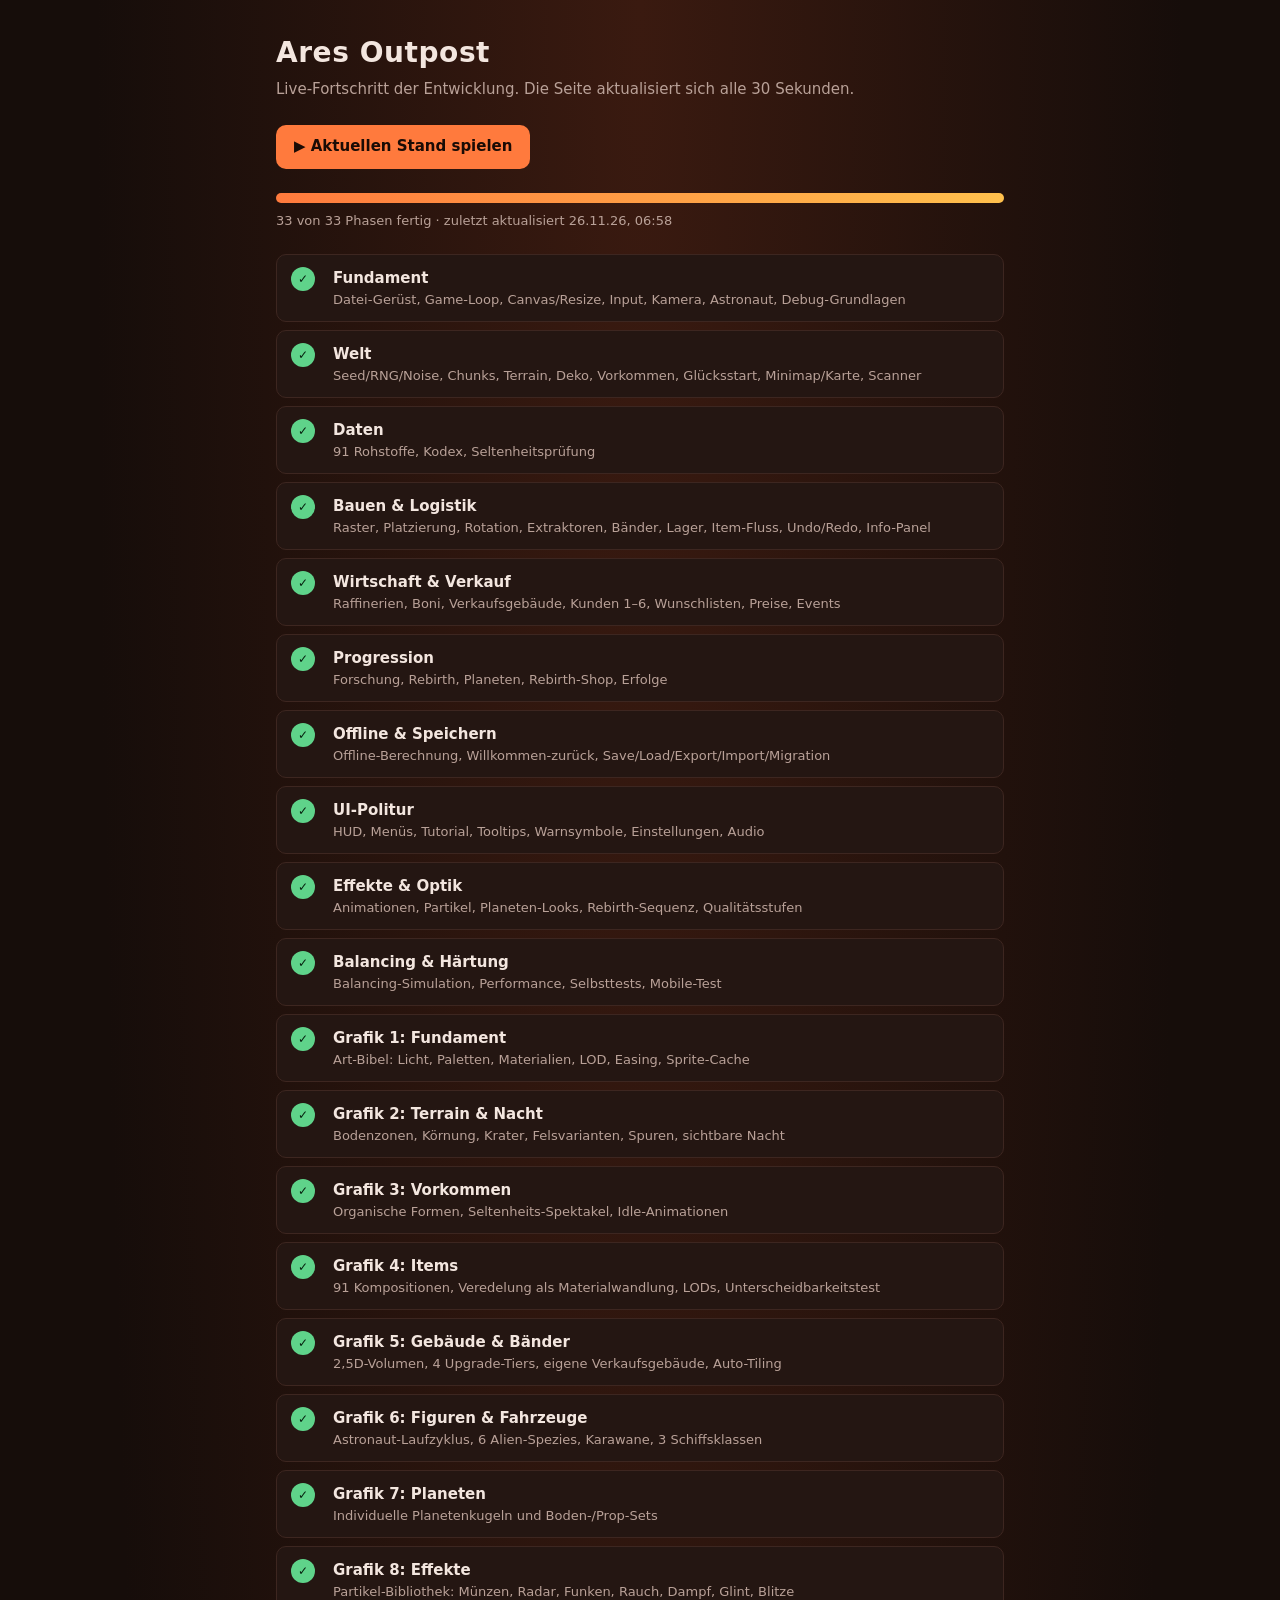
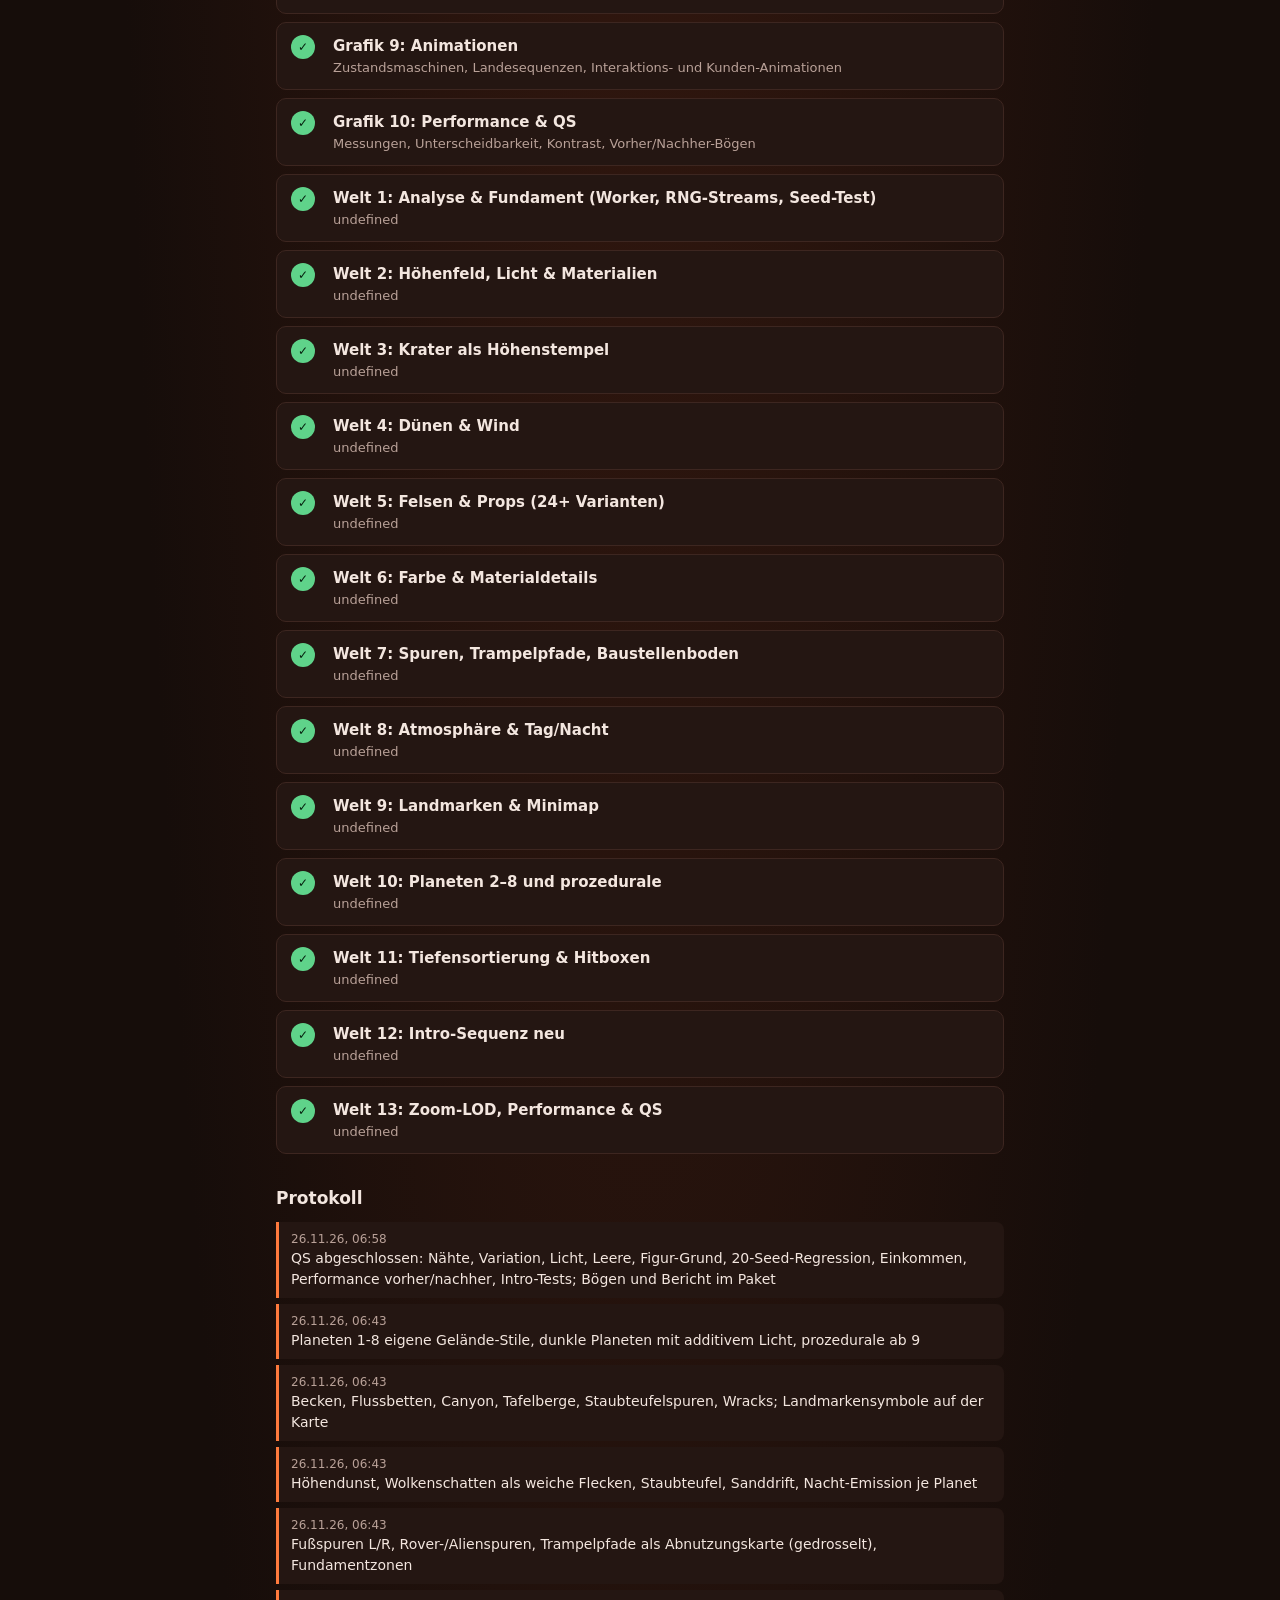
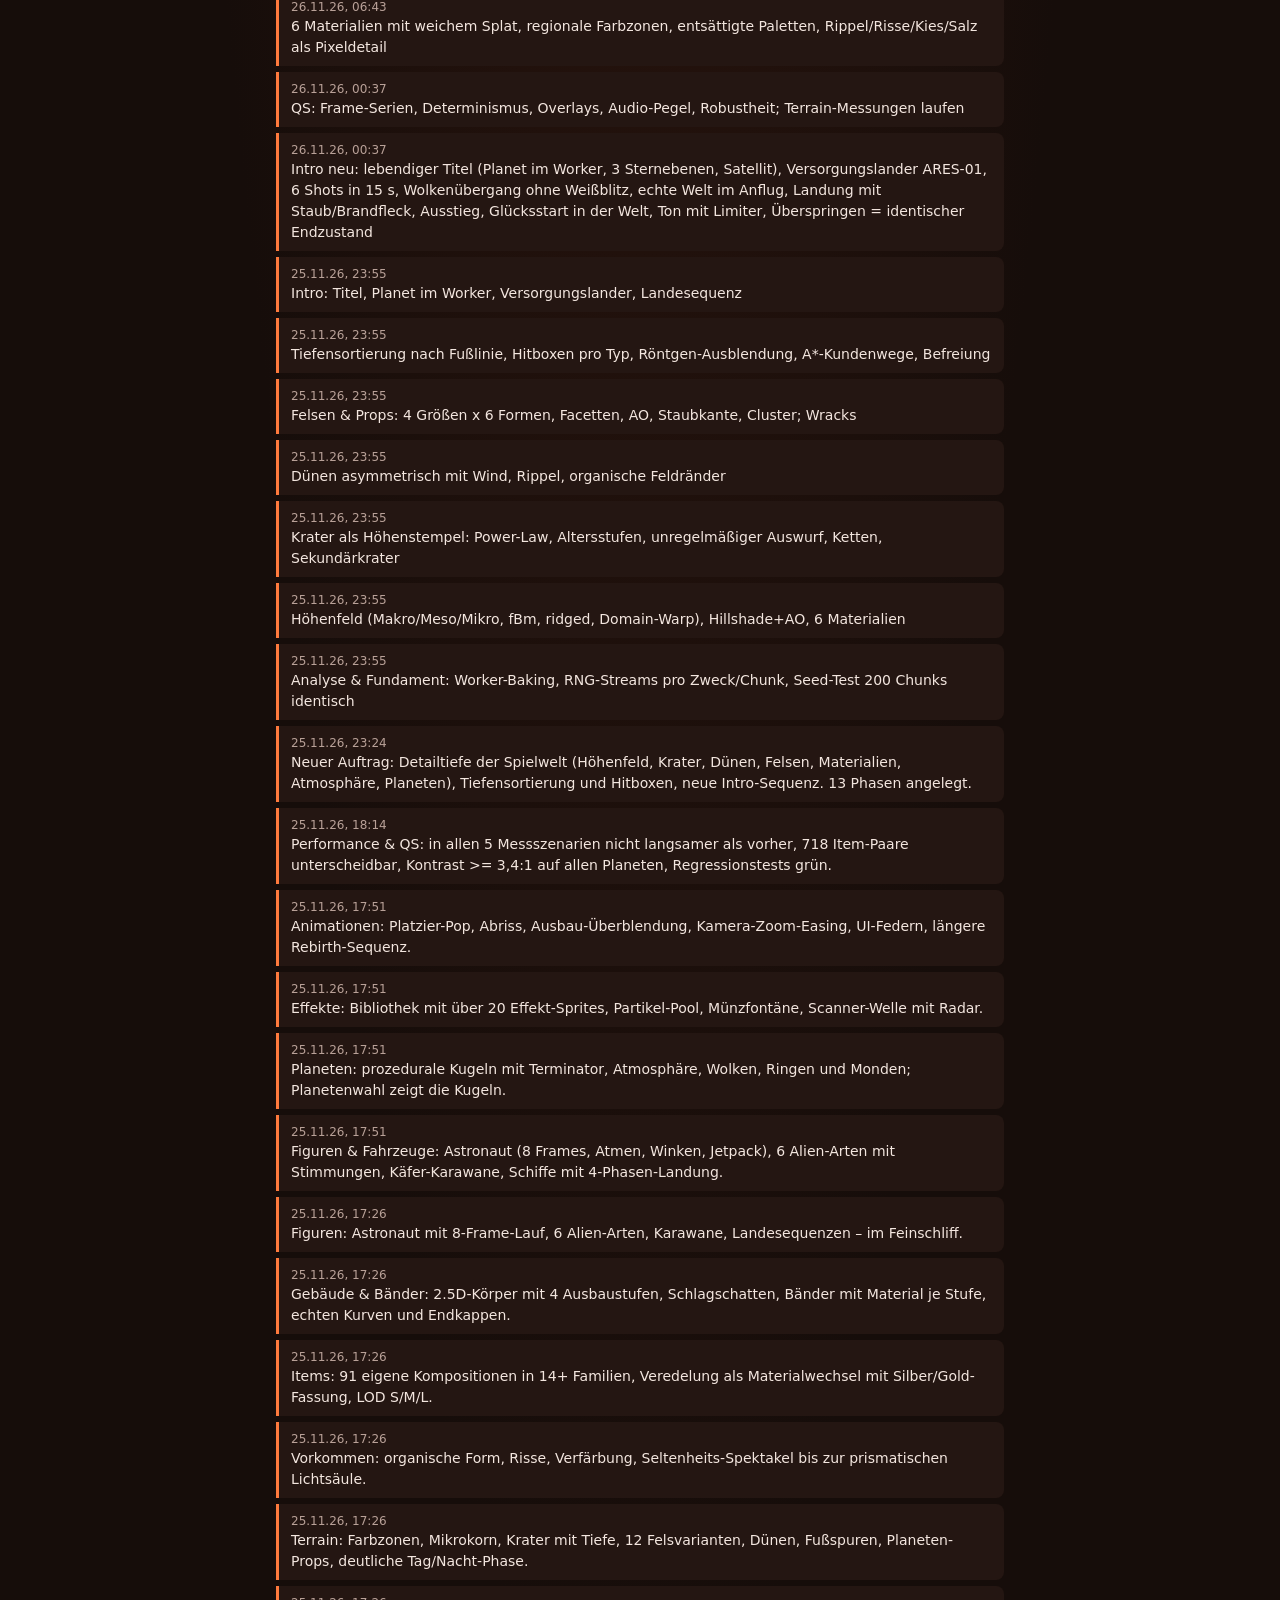
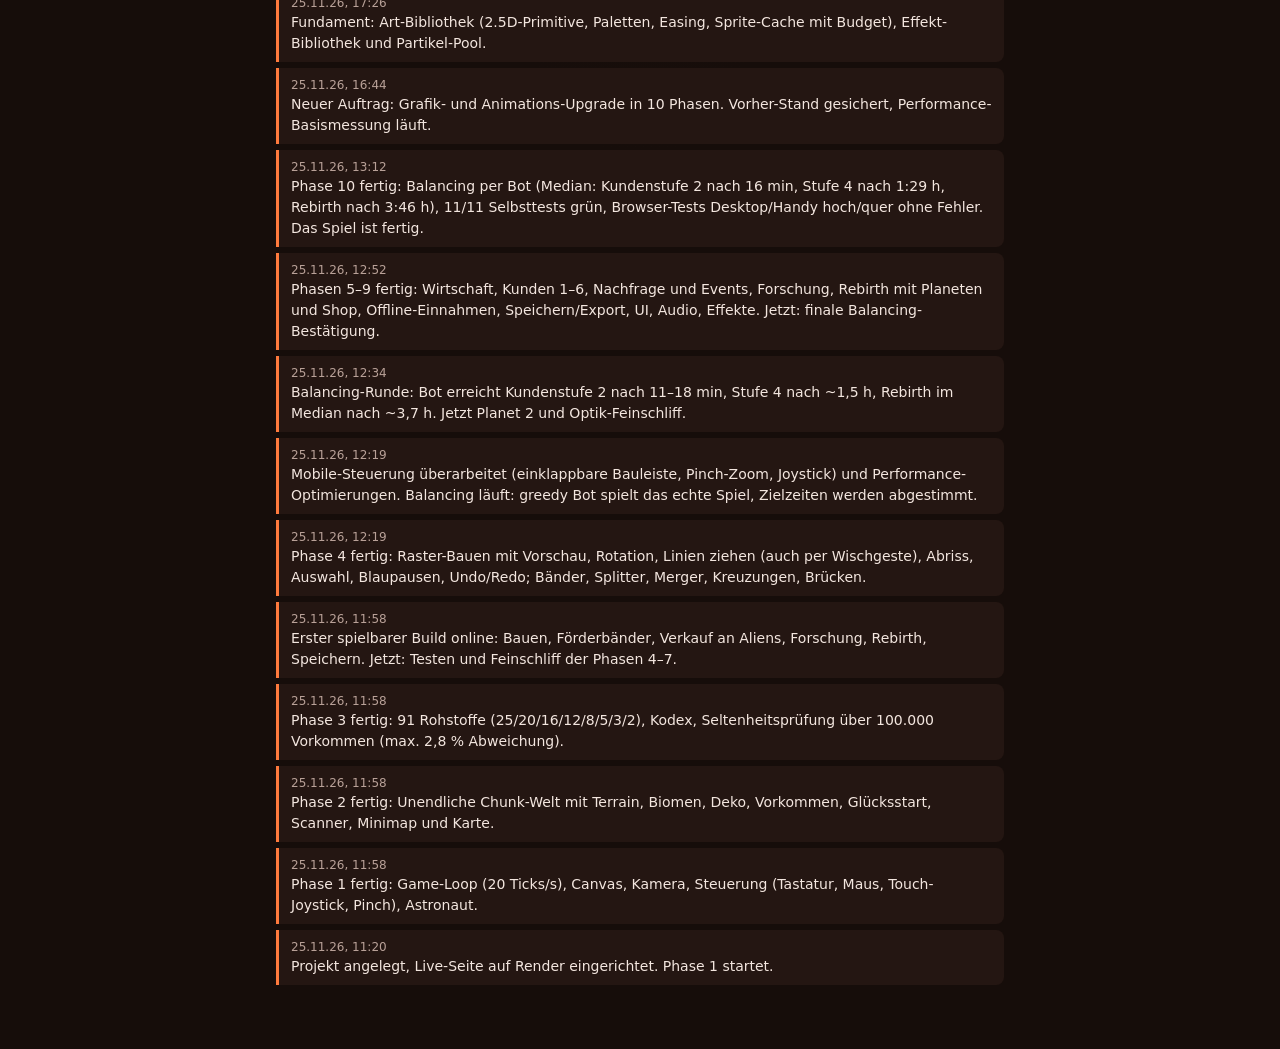
<file: fortschritt.html>
<!doctype html>
<html lang="de">
<head>
<meta charset="utf-8">
<meta name="viewport" content="width=device-width,initial-scale=1,viewport-fit=cover">
<title>Ares Outpost – Entwicklungsfortschritt</title>
<style>
:root{--bg:#160d0a;--panel:#241612;--line:#3d2620;--text:#f3e6df;--muted:#b9a198;--accent:#ff7a3d;--ok:#5fd38a;--active:#ffc04d}
*{box-sizing:border-box}
body{margin:0;background:radial-gradient(ellipse at top,#3a1a10 0%,var(--bg) 60%);color:var(--text);font:15px/1.5 system-ui,-apple-system,Segoe UI,Roboto,sans-serif;min-height:100vh}
main{max-width:760px;margin:0 auto;padding:32px 16px 64px}
h1{font-size:28px;margin:0 0 4px;letter-spacing:.02em}
.sub{color:var(--muted);margin:0 0 24px}
.play{display:inline-flex;align-items:center;gap:8px;min-height:44px;padding:10px 18px;border-radius:10px;background:var(--accent);color:#1a0b05;font-weight:700;text-decoration:none;margin-bottom:24px}
.play:hover{filter:brightness(1.1)}
.bar{height:10px;border-radius:6px;background:var(--line);overflow:hidden;margin:0 0 8px}
.bar>i{display:block;height:100%;background:linear-gradient(90deg,var(--accent),var(--active));transition:width .4s ease-out}
.meta{color:var(--muted);font-size:13px;margin-bottom:24px}
ol{list-style:none;padding:0;margin:0 0 32px;display:grid;gap:8px}
li{background:var(--panel);border:1px solid var(--line);border-radius:10px;padding:12px 14px;display:grid;grid-template-columns:32px 1fr;gap:10px;align-items:start}
.dot{width:24px;height:24px;border-radius:50%;display:grid;place-items:center;font-size:12px;font-weight:700;background:var(--line);color:var(--muted)}
li.done .dot{background:var(--ok);color:#06210f}
li.active{border-color:var(--active)}
li.active .dot{background:var(--active);color:#2a1a00;animation:p 1.6s ease-in-out infinite}
@keyframes p{50%{box-shadow:0 0 0 6px rgba(255,192,77,.18)}}
@media (prefers-reduced-motion:reduce){li.active .dot{animation:none}}
.n{font-weight:650}
.d{color:var(--muted);font-size:13px}
h2{font-size:17px;margin:0 0 10px}
.log{display:grid;gap:6px}
.log div{background:var(--panel);border-left:3px solid var(--accent);padding:8px 12px;border-radius:0 8px 8px 0;font-size:14px}
.log time{display:block;color:var(--muted);font-size:12px}
</style>
</head>
<body>
<main>
  <h1>Ares Outpost</h1>
  <p class="sub">Live-Fortschritt der Entwicklung. Die Seite aktualisiert sich alle 30 Sekunden.</p>
  <a class="play" href="./">▶ Aktuellen Stand spielen</a>
  <div class="bar"><i id="bar" style="width:0"></i></div>
  <div class="meta" id="meta">Lade …</div>
  <ol id="phases"></ol>
  <h2>Protokoll</h2>
  <div class="log" id="log"></div>
</main>
<script>
const fmt = iso => new Date(iso).toLocaleString('de-DE', {dateStyle:'short', timeStyle:'short'});
const esc = s => String(s).replace(/[&<>"]/g, c => ({'&':'&amp;','<':'&lt;','>':'&gt;','"':'&quot;'}[c]));
async function load(){
  try{
    const r = await fetch('progress.json?t=' + Date.now(), {cache:'no-store'});
    const p = await r.json();
    const done = p.phases.filter(x => x.status === 'done').length;
    document.getElementById('bar').style.width = (done / p.phases.length * 100) + '%';
    document.getElementById('meta').textContent = done + ' von ' + p.phases.length + ' Phasen fertig · zuletzt aktualisiert ' + fmt(p.updated);
    document.getElementById('phases').innerHTML = p.phases.map(x =>
      '<li class="' + x.status + '"><span class="dot">' + (x.status === 'done' ? '✓' : x.id) + '</span><div><div class="n">' +
      esc(x.name) + (x.status === 'active' ? ' · in Arbeit' : '') + '</div><div class="d">' + esc(x.detail) + '</div></div></li>').join('');
    document.getElementById('log').innerHTML = p.log.slice().reverse().map(l =>
      '<div><time>' + fmt(l.time) + '</time>' + esc(l.text) + '</div>').join('');
  }catch(e){
    document.getElementById('meta').textContent = 'Fortschritt konnte nicht geladen werden.';
  }
}
load(); setInterval(load, 30000);
</script>
</body>
</html>
</file>
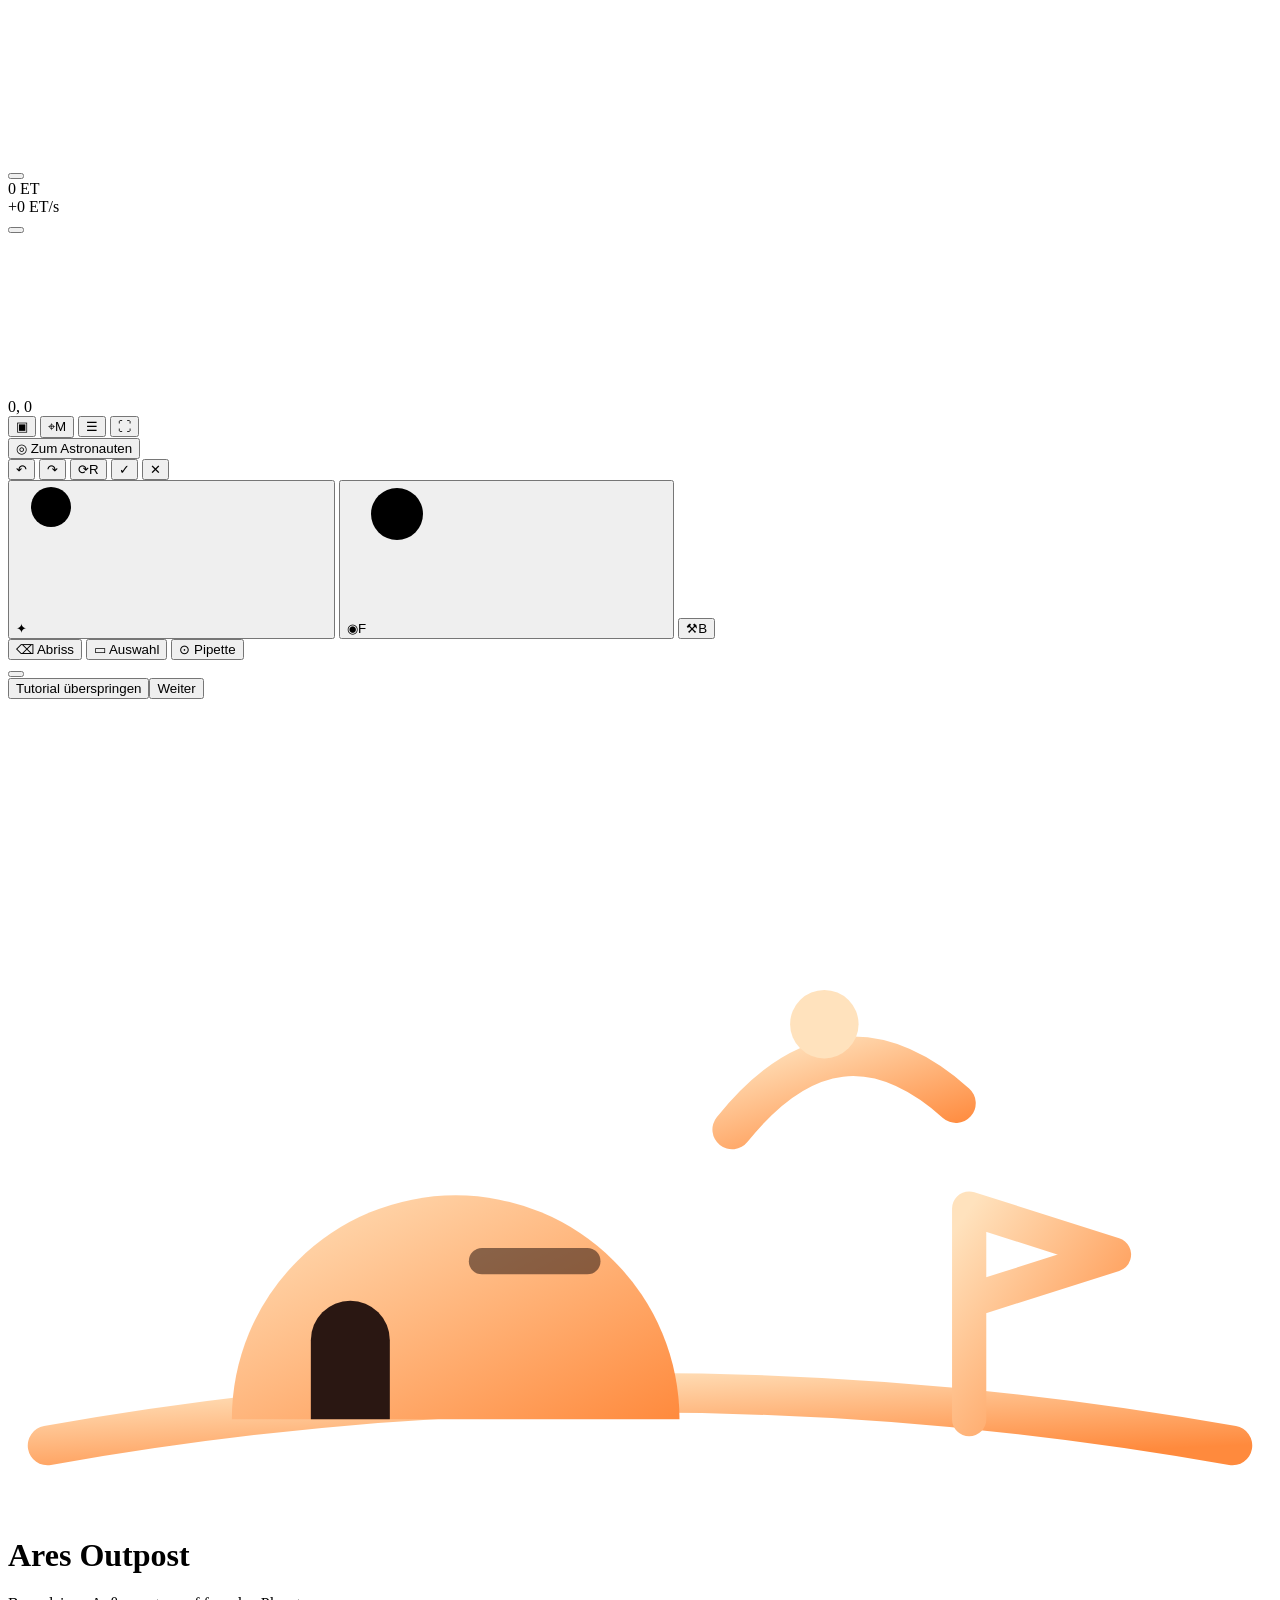
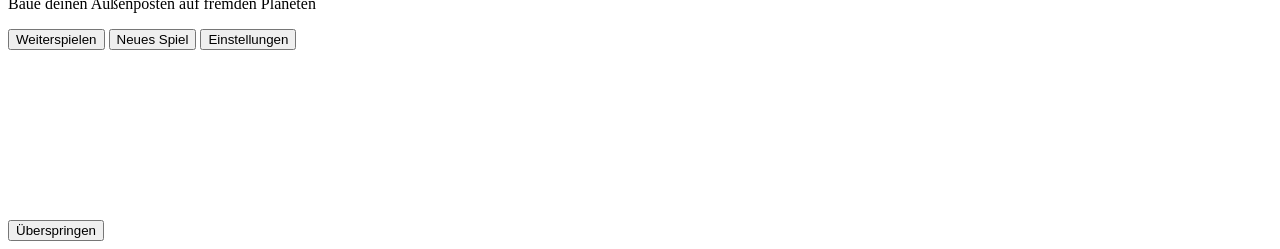
<file: src/template.html>
<!doctype html>
<!--
/*__DESIGN__*/
-->
<html lang="de">
<head>
<meta charset="utf-8">
<meta name="viewport" content="width=device-width,initial-scale=1,maximum-scale=1,user-scalable=no,viewport-fit=cover">
<meta name="theme-color" content="#120d10">
<meta name="apple-mobile-web-app-capable" content="yes">
<meta name="mobile-web-app-capable" content="yes">
<meta name="description" content="Ares Outpost: Baue einen Außenposten auf fremden Planeten, fördere 91 Rohstoffe und handle mit Aliens.">
<title>Ares Outpost</title>
<style>
/*__CSS__*/
</style>
</head>
<body>
<canvas id="game" aria-label="Spielwelt"></canvas>
<div id="vignette" aria-hidden="true"></div>
<div id="ui">
  <!-- HUD top-left -->
  <div id="hud-left" class="hud-panel">
    <button id="logo" class="logo" aria-label="Spielinfo"><span class="logo-mark"></span></button>
    <div class="money-block">
      <div id="money" class="money">0 ET</div>
      <div class="income-row"><span id="income">+0 ET/s</span><span id="save-dot" class="save-dot" title="Gespeichert"></span></div>
    </div>
    <button id="tier-badge" class="tier-badge" title="Kundenstufe"></button>
  </div>
  <div id="banners"></div>
  <div id="toasts" aria-live="polite"></div>
  <!-- HUD top-right -->
  <div id="hud-right">
    <div id="minimap-wrap" class="hud-panel">
      <canvas id="minimap" width="160" height="160" aria-label="Minikarte"></canvas>
      <div class="minimap-info"><span id="coords">0, 0</span><span id="planet-name"></span></div>
    </div>
    <div class="hud-buttons">
      <button id="btn-minimap" class="icon-btn small" title="Minikarte ein-/ausklappen" aria-label="Minikarte umschalten">▣</button>
      <button id="btn-map" class="icon-btn" title="Karte (M)" aria-label="Karte">⌖<span class="key">M</span></button>
      <button id="btn-menu" class="icon-btn" title="Menü" aria-label="Menü">☰</button>
      <button id="btn-fullscreen" class="icon-btn small" title="Vollbild" aria-label="Vollbild">⛶</button>
    </div>
  </div>
  <div id="research-chip" class="hud-panel chip hidden"></div>
  <div id="contracts-chip" class="hud-panel chip hidden"></div>
  <button id="btn-center" class="pill hidden">◎ Zum Astronauten</button>
  <div id="compass" class="hidden"><div class="needle"></div><span></span></div>
  <!-- bottom right actions -->
  <div id="actions">
    <div id="build-actions" class="hidden">
      <button id="btn-undo" class="icon-btn" title="Rückgängig (Z)" aria-label="Rückgängig">↶</button>
      <button id="btn-redo" class="icon-btn" title="Wiederholen (Y)" aria-label="Wiederholen">↷</button>
      <button id="btn-rotate" class="icon-btn" title="Drehen (R)" aria-label="Drehen">⟳<span class="key">R</span></button>
      <button id="btn-place" class="icon-btn accent touch-only" title="Platzieren" aria-label="Platzieren">✓</button>
      <button id="btn-cancel" class="icon-btn danger" title="Abbrechen (Esc)" aria-label="Abbrechen">✕</button>
    </div>
    <div id="main-actions">
      <button id="btn-probe" class="icon-btn hidden" title="Langstrecken-Sonde" aria-label="Sonde">✦<svg class="cd"><circle r="20" cx="24" cy="24"></circle></svg></button>
      <button id="btn-scan" class="icon-btn big" title="Scanner (F)" aria-label="Scanner">◉<span class="key">F</span><svg class="cd"><circle r="26" cx="31" cy="31"></circle></svg></button>
      <button id="btn-build" class="icon-btn big accent" title="Bauen (B)" aria-label="Bauen">⚒<span class="key">B</span></button>
    </div>
  </div>
  <div id="joystick" class="hidden"><div class="knob"></div></div>
  <div id="buildbar" class="hidden">
    <div class="bb-head">
      <div id="bb-cats" class="bb-cats" role="tablist"></div>
      <div class="bb-tools">
        <button id="tool-demolish" class="pill" title="Abriss-Modus (Entf)" aria-label="Abriss">⌫<span class="lbl"> Abriss</span></button>
        <button id="tool-select" class="pill hidden" title="Auswahl-Rechteck (Shift+Ziehen)" aria-label="Auswahl">▭<span class="lbl"> Auswahl</span></button>
        <button id="tool-pipette" class="pill" title="Pipette (Q)" aria-label="Pipette">⊙<span class="lbl"> Pipette</span></button>
      </div>
    </div>
    <button id="bb-mini" class="bb-mini" aria-label="Bauauswahl öffnen"></button>
    <div id="bb-cards" class="bb-cards"></div>
    <div id="bb-hint" class="bb-hint"></div>
  </div>
  <div id="ghost-info" class="hidden"></div>
  <div id="selection-bar" class="hud-panel hidden"></div>
  <aside id="info-panel" class="panel hidden" aria-label="Gebäude-Info"></aside>
  <div id="tutorial" class="hidden"><div class="tut-text"></div><div class="tut-actions"><button class="pill tut-skip">Tutorial überspringen</button><button class="pill accent tut-next hidden">Weiter</button></div></div>
  <div id="tooltip" class="hidden"></div>
</div>
<div id="modal-root"></div>
<div id="screen-title" class="screen">
  <canvas id="title-bg" aria-hidden="true"></canvas>
  <div class="title-inner">
    <svg class="title-mark" viewBox="0 0 96 50" aria-hidden="true">
      <defs><linearGradient id="tmg" x1="0" y1="0" x2="1" y2="1"><stop offset="0" stop-color="#ffe2bd"/><stop offset="1" stop-color="#ff8a3d"/></linearGradient></defs>
      <path d="M3 45 Q48 37 93 45" stroke="url(#tmg)" stroke-width="3" fill="none" stroke-linecap="round"/>
      <path d="M17 43 A17 17 0 0 1 51 43 Z" fill="url(#tmg)"/>
      <path d="M23 43 v-6 a3 3 0 0 1 6 0 v6 Z" fill="#2a1712"/>
      <path d="M36 31 h8" stroke="#2a1712" stroke-width="2" stroke-linecap="round" opacity=".55"/>
      <path d="M62 43 V17" stroke="url(#tmg)" stroke-width="3" stroke-linecap="round"/>
      <path d="M55 21 q8 -10 17 -2" stroke="url(#tmg)" stroke-width="3" fill="none" stroke-linecap="round"/>
      <circle cx="62" cy="13" r="2.6" fill="#ffe2bd"/>
      <path d="M73 43 V27 l11 3.5 -11 3.5" stroke="url(#tmg)" stroke-width="2.6" fill="none" stroke-linejoin="round" stroke-linecap="round"/>
    </svg>
    <h1 id="title-name" class="wordmark">Ares Outpost</h1>
    <p class="title-sub">Baue deinen Außenposten auf fremden Planeten</p>
    <div class="title-buttons">
      <button id="btn-continue" class="tbtn primary hidden">Weiterspielen</button>
      <button id="btn-new" class="tbtn primary">Neues Spiel</button>
      <button id="btn-title-settings" class="tbtn ghost">Einstellungen</button>
    </div>
    <p class="title-version" id="title-version"></p>
  </div>
</div>
<div id="screen-fx" class="screen hidden"><canvas id="fx-canvas"></canvas><div class="fx-text"></div><button class="pill fx-skip" aria-label="Intro überspringen (Leertaste, Enter oder Esc)">Überspringen</button></div>
<script>
/*__JS__*/
</script>
</body>
</html>
</file>
